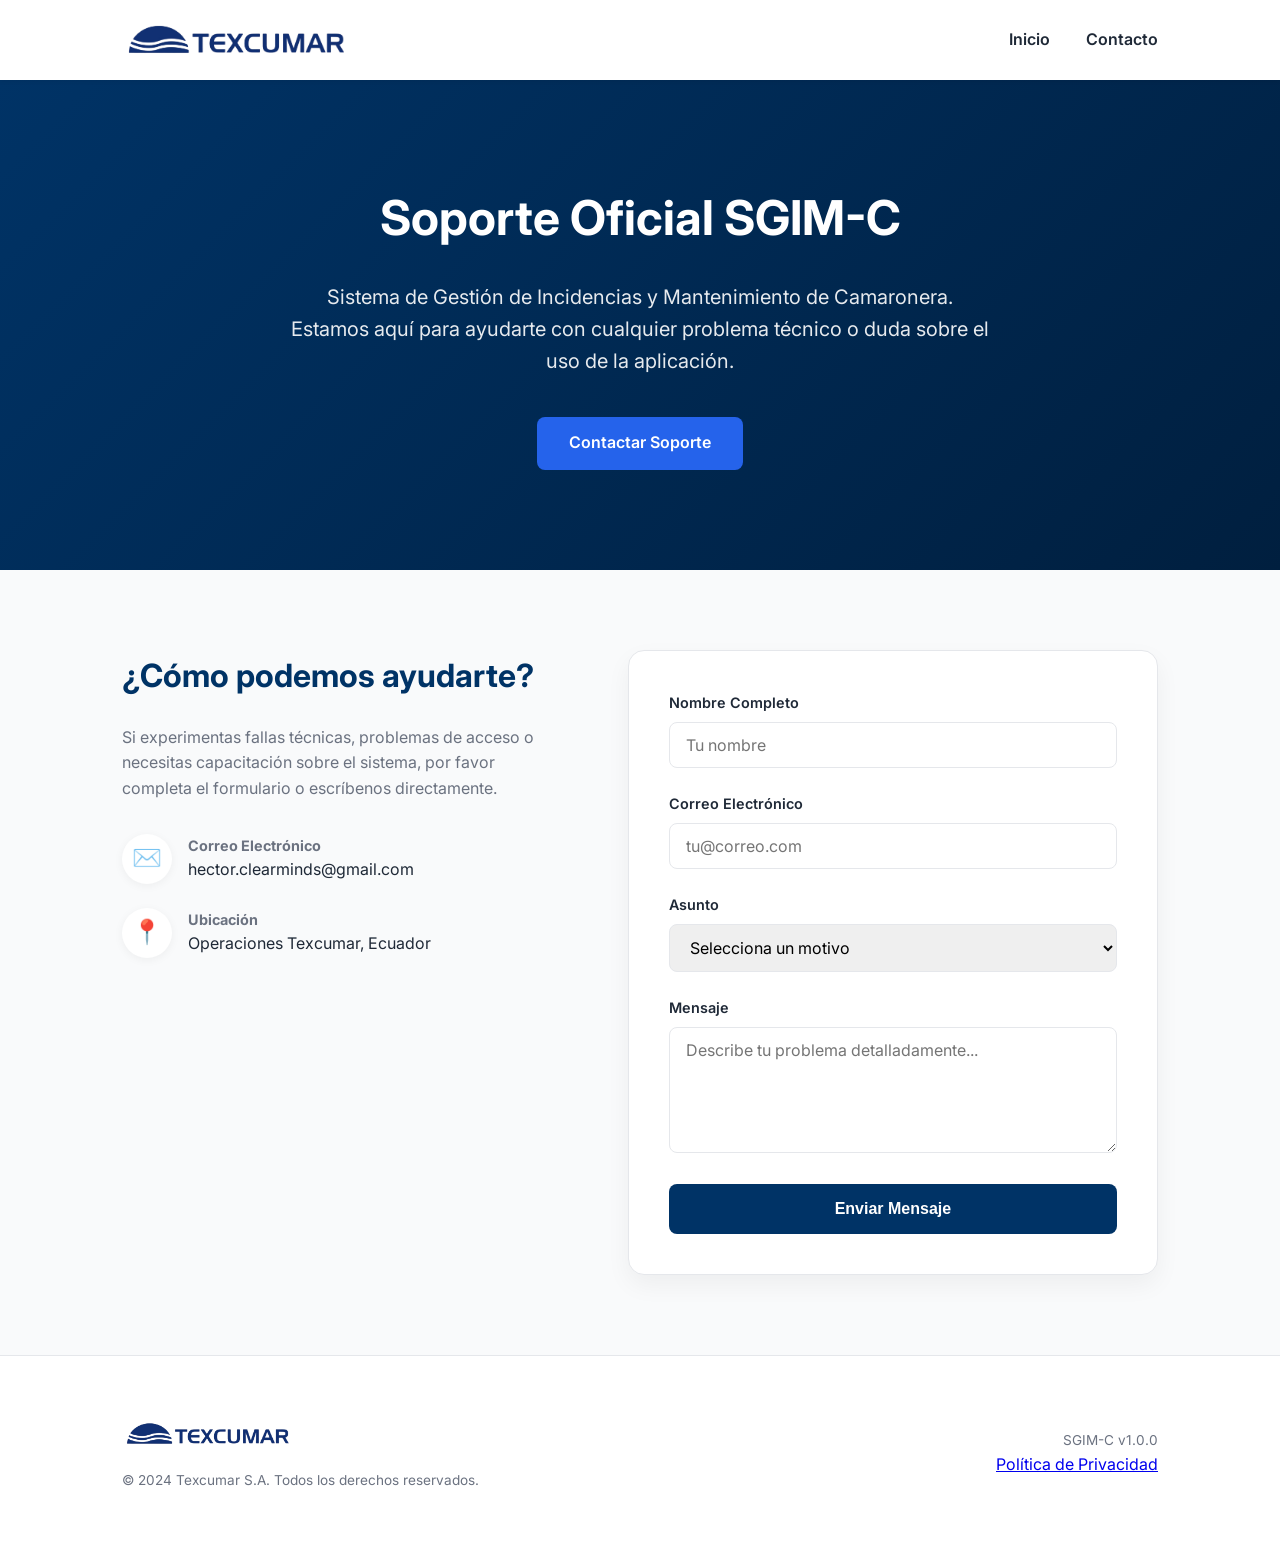
<file: index.html>
<!DOCTYPE html>
<html lang="es">
<head>
    <meta charset="UTF-8">
    <meta name="viewport" content="width=device-width, initial-scale=1.0">
    <title>Soporte Texcumar - SGIM-C</title>
    <link rel="stylesheet" href="style.css">
    <link rel="preconnect" href="https://fonts.googleapis.com">
    <link rel="preconnect" href="https://fonts.gstatic.com" crossorigin>
    <link href="https://fonts.googleapis.com/css2?family=Inter:wght@300;400;600;700&display=swap" rel="stylesheet">
    <meta name="description" content="Centro de soporte oficial para la aplicación SGIM-C de Texcumar. Gestión de incidencias y mantenimiento para camaroneras.">
</head>
<body>
    <header>
        <nav class="container">
            <div class="logo">
                <img src="logo.png" alt="Texcumar Logo">
            </div>
            <div class="nav-links">
                <a href="#inicio">Inicio</a>
                <a href="#contacto">Contacto</a>
            </div>
        </nav>
    </header>

    <main>
        <section id="inicio" class="hero">
            <div class="container hero-content">
                <h1>Soporte Oficial SGIM-C</h1>
                <p>Sistema de Gestión de Incidencias y Mantenimiento de Camaronera. Estamos aquí para ayudarte con cualquier problema técnico o duda sobre el uso de la aplicación.</p>
                <div class="hero-actions">
                    <a href="#contacto" class="btn btn-primary">Contactar Soporte</a>
                </div>
            </div>
        </section>

        <section id="contacto" class="support-section">
            <div class="container">
                <div class="support-grid">
                    <div class="support-info">
                        <h2>¿Cómo podemos ayudarte?</h2>
                        <p>Si experimentas fallas técnicas, problemas de acceso o necesitas capacitación sobre el sistema, por favor completa el formulario o escríbenos directamente.</p>
                        
                        <div class="contact-item">
                            <span class="icon">✉️</span>
                            <div>
                                <strong>Correo Electrónico</strong>
                                <p>hector.clearminds@gmail.com</p>
                            </div>
                        </div>
                        
                        <div class="contact-item">
                            <span class="icon">📍</span>
                            <div>
                                <strong>Ubicación</strong>
                                <p>Operaciones Texcumar, Ecuador</p>
                            </div>
                        </div>
                    </div>

                    <div class="contact-form-container">
                        <form id="support-form" class="glass-card">
                            <div class="form-group">
                                <label for="name">Nombre Completo</label>
                                <input type="text" id="name" name="name" placeholder="Tu nombre" required>
                            </div>
                            <div class="form-group">
                                <label for="email">Correo Electrónico</label>
                                <input type="email" id="email" name="email" placeholder="tu@correo.com" required>
                            </div>
                            <div class="form-group">
                                <label for="subject">Asunto</label>
                                <select id="subject" name="subject" required>
                                    <option value="" disabled selected>Selecciona un motivo</option>
                                    <option value="technical">Problema Técnico</option>
                                    <option value="access">Problemas de Acceso</option>
                                    <option value="feedback">Sugerencias</option>
                                    <option value="other">Otro</option>
                                </select>
                            </div>
                            <div class="form-group">
                                <label for="message">Mensaje</label>
                                <textarea id="message" name="message" rows="5" placeholder="Describe tu problema detalladamente..." required></textarea>
                            </div>
                            <button type="submit" class="btn btn-block">Enviar Mensaje</button>
                        </form>
                    </div>
                </div>
            </div>
        </section>
    </main>

    <footer>
        <div class="container footer-content">
            <div class="footer-logo">
                <img src="logo.png" alt="Texcumar Logo">
                <p>© 2024 Texcumar S.A. Todos los derechos reservados.</p>
            </div>
            <div class="footer-links">
                <p>SGIM-C v1.0.0</p>
                <a href="privacy.html">Política de Privacidad</a>
            </div>
        </div>
    </footer>

    <script>
        document.getElementById('support-form').addEventListener('submit', function(e) {
            e.preventDefault();
            alert('Gracias por tu mensaje. El equipo de soporte se pondrá en contacto contigo pronto.');
            this.reset();
        });
    </script>
</body>
</html>
</file>
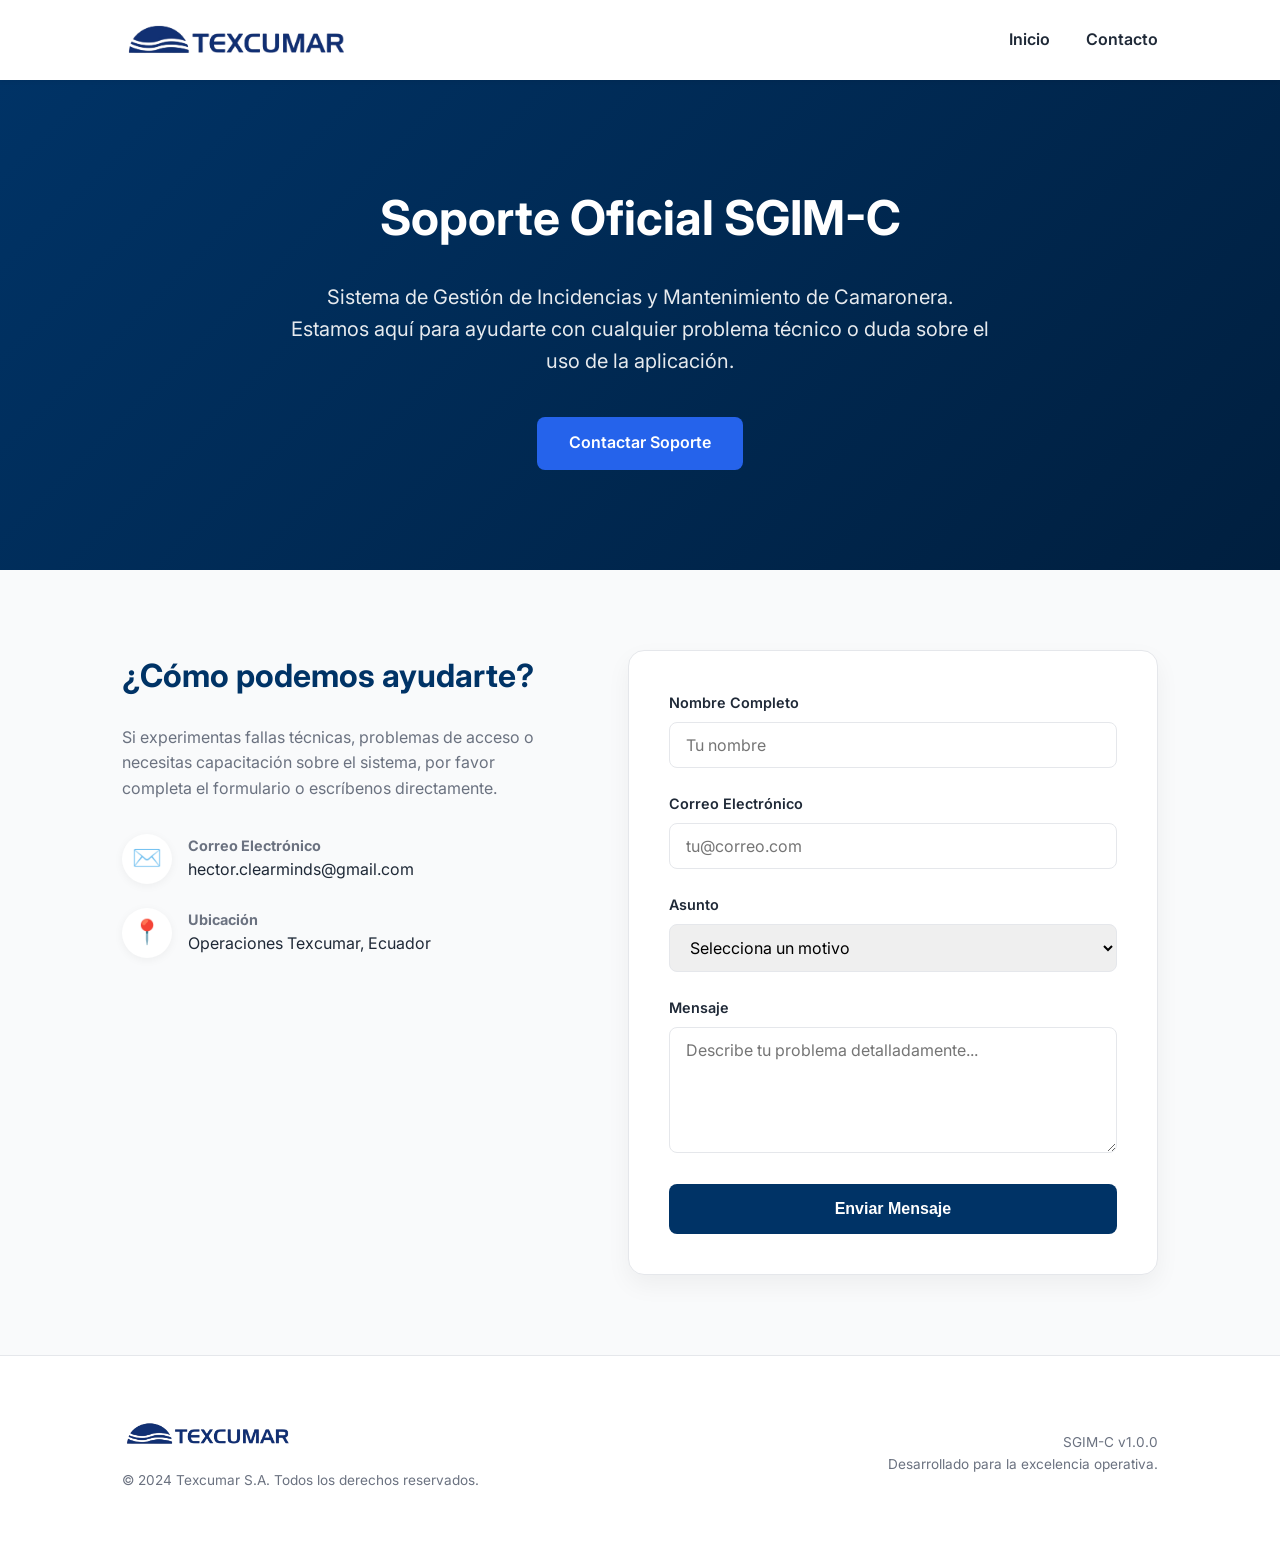
<file: texcumar-support/index.html>
<!DOCTYPE html>
<html lang="es">
<head>
    <meta charset="UTF-8">
    <meta name="viewport" content="width=device-width, initial-scale=1.0">
    <title>Soporte Texcumar - SGIM-C</title>
    <link rel="stylesheet" href="style.css">
    <link rel="preconnect" href="https://fonts.googleapis.com">
    <link rel="preconnect" href="https://fonts.gstatic.com" crossorigin>
    <link href="https://fonts.googleapis.com/css2?family=Inter:wght@300;400;600;700&display=swap" rel="stylesheet">
    <meta name="description" content="Centro de soporte oficial para la aplicación SGIM-C de Texcumar. Gestión de incidencias y mantenimiento para camaroneras.">
</head>
<body>
    <header>
        <nav class="container">
            <div class="logo">
                <img src="logo.png" alt="Texcumar Logo">
            </div>
            <div class="nav-links">
                <a href="#inicio">Inicio</a>
                <a href="#contacto">Contacto</a>
            </div>
        </nav>
    </header>

    <main>
        <section id="inicio" class="hero">
            <div class="container hero-content">
                <h1>Soporte Oficial SGIM-C</h1>
                <p>Sistema de Gestión de Incidencias y Mantenimiento de Camaronera. Estamos aquí para ayudarte con cualquier problema técnico o duda sobre el uso de la aplicación.</p>
                <div class="hero-actions">
                    <a href="#contacto" class="btn btn-primary">Contactar Soporte</a>
                </div>
            </div>
        </section>

        <section id="contacto" class="support-section">
            <div class="container">
                <div class="support-grid">
                    <div class="support-info">
                        <h2>¿Cómo podemos ayudarte?</h2>
                        <p>Si experimentas fallas técnicas, problemas de acceso o necesitas capacitación sobre el sistema, por favor completa el formulario o escríbenos directamente.</p>
                        
                        <div class="contact-item">
                            <span class="icon">✉️</span>
                            <div>
                                <strong>Correo Electrónico</strong>
                                <p>hector.clearminds@gmail.com</p>
                            </div>
                        </div>
                        
                        <div class="contact-item">
                            <span class="icon">📍</span>
                            <div>
                                <strong>Ubicación</strong>
                                <p>Operaciones Texcumar, Ecuador</p>
                            </div>
                        </div>
                    </div>

                    <div class="contact-form-container">
                        <form id="support-form" class="glass-card">
                            <div class="form-group">
                                <label for="name">Nombre Completo</label>
                                <input type="text" id="name" name="name" placeholder="Tu nombre" required>
                            </div>
                            <div class="form-group">
                                <label for="email">Correo Electrónico</label>
                                <input type="email" id="email" name="email" placeholder="tu@correo.com" required>
                            </div>
                            <div class="form-group">
                                <label for="subject">Asunto</label>
                                <select id="subject" name="subject" required>
                                    <option value="" disabled selected>Selecciona un motivo</option>
                                    <option value="technical">Problema Técnico</option>
                                    <option value="access">Problemas de Acceso</option>
                                    <option value="feedback">Sugerencias</option>
                                    <option value="other">Otro</option>
                                </select>
                            </div>
                            <div class="form-group">
                                <label for="message">Mensaje</label>
                                <textarea id="message" name="message" rows="5" placeholder="Describe tu problema detalladamente..." required></textarea>
                            </div>
                            <button type="submit" class="btn btn-block">Enviar Mensaje</button>
                        </form>
                    </div>
                </div>
            </div>
        </section>
    </main>

    <footer>
        <div class="container footer-content">
            <div class="footer-logo">
                <img src="logo.png" alt="Texcumar Logo">
                <p>© 2024 Texcumar S.A. Todos los derechos reservados.</p>
            </div>
            <div class="footer-links">
                <p>SGIM-C v1.0.0</p>
                <p>Desarrollado para la excelencia operativa.</p>
            </div>
        </div>
    </footer>

    <script>
        document.getElementById('support-form').addEventListener('submit', function(e) {
            e.preventDefault();
            alert('Gracias por tu mensaje. El equipo de soporte se pondrá en contacto contigo pronto.');
            this.reset();
        });
    </script>
</body>
</html>
</file>
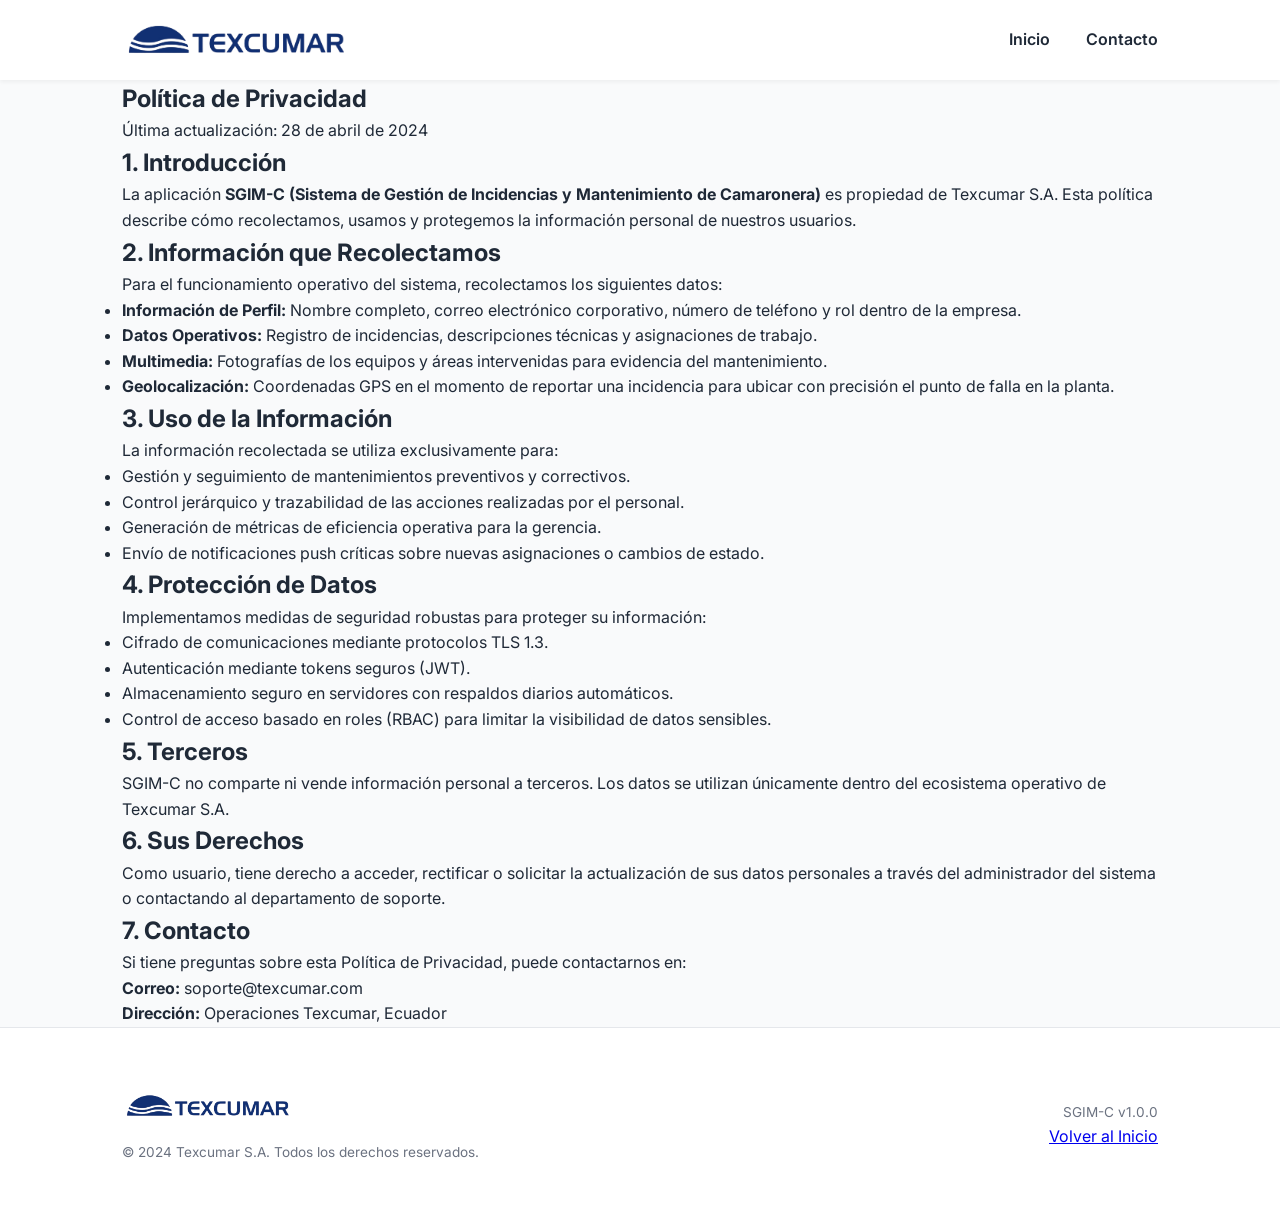
<file: privacy.html>
<!DOCTYPE html>
<html lang="es">
<head>
    <meta charset="UTF-8">
    <meta name="viewport" content="width=device-width, initial-scale=1.0">
    <title>Política de Privacidad - SGIM-C Texcumar</title>
    <link rel="stylesheet" href="style.css">
    <link rel="preconnect" href="https://fonts.googleapis.com">
    <link rel="preconnect" href="https://fonts.gstatic.com" crossorigin>
    <link href="https://fonts.googleapis.com/css2?family=Inter:wght@300;400;600;700&display=swap" rel="stylesheet">
</head>
<body>
    <header>
        <nav class="container">
            <div class="logo">
                <a href="index.html"><img src="logo.png" alt="Texcumar Logo"></a>
            </div>
            <div class="nav-links">
                <a href="index.html">Inicio</a>
                <a href="index.html#contacto">Contacto</a>
            </div>
        </nav>
    </header>

    <main class="container page-content">
        <section class="privacy-policy">
            <h1>Política de Privacidad</h1>
            <p class="last-updated">Última actualización: 28 de abril de 2024</p>

            <h2>1. Introducción</h2>
            <p>La aplicación <strong>SGIM-C (Sistema de Gestión de Incidencias y Mantenimiento de Camaronera)</strong> es propiedad de Texcumar S.A. Esta política describe cómo recolectamos, usamos y protegemos la información personal de nuestros usuarios.</p>

            <h2>2. Información que Recolectamos</h2>
            <p>Para el funcionamiento operativo del sistema, recolectamos los siguientes datos:</p>
            <ul>
                <li><strong>Información de Perfil:</strong> Nombre completo, correo electrónico corporativo, número de teléfono y rol dentro de la empresa.</li>
                <li><strong>Datos Operativos:</strong> Registro de incidencias, descripciones técnicas y asignaciones de trabajo.</li>
                <li><strong>Multimedia:</strong> Fotografías de los equipos y áreas intervenidas para evidencia del mantenimiento.</li>
                <li><strong>Geolocalización:</strong> Coordenadas GPS en el momento de reportar una incidencia para ubicar con precisión el punto de falla en la planta.</li>
            </ul>

            <h2>3. Uso de la Información</h2>
            <p>La información recolectada se utiliza exclusivamente para:</p>
            <ul>
                <li>Gestión y seguimiento de mantenimientos preventivos y correctivos.</li>
                <li>Control jerárquico y trazabilidad de las acciones realizadas por el personal.</li>
                <li>Generación de métricas de eficiencia operativa para la gerencia.</li>
                <li>Envío de notificaciones push críticas sobre nuevas asignaciones o cambios de estado.</li>
            </ul>

            <h2>4. Protección de Datos</h2>
            <p>Implementamos medidas de seguridad robustas para proteger su información:</p>
            <ul>
                <li>Cifrado de comunicaciones mediante protocolos TLS 1.3.</li>
                <li>Autenticación mediante tokens seguros (JWT).</li>
                <li>Almacenamiento seguro en servidores con respaldos diarios automáticos.</li>
                <li>Control de acceso basado en roles (RBAC) para limitar la visibilidad de datos sensibles.</li>
            </ul>

            <h2>5. Terceros</h2>
            <p>SGIM-C no comparte ni vende información personal a terceros. Los datos se utilizan únicamente dentro del ecosistema operativo de Texcumar S.A.</p>

            <h2>6. Sus Derechos</h2>
            <p>Como usuario, tiene derecho a acceder, rectificar o solicitar la actualización de sus datos personales a través del administrador del sistema o contactando al departamento de soporte.</p>

            <h2>7. Contacto</h2>
            <p>Si tiene preguntas sobre esta Política de Privacidad, puede contactarnos en: <br>
            <strong>Correo:</strong> soporte@texcumar.com <br>
            <strong>Dirección:</strong> Operaciones Texcumar, Ecuador</p>
        </section>
    </main>

    <footer>
        <div class="container footer-content">
            <div class="footer-logo">
                <img src="logo.png" alt="Texcumar Logo">
                <p>© 2024 Texcumar S.A. Todos los derechos reservados.</p>
            </div>
            <div class="footer-links">
                <p>SGIM-C v1.0.0</p>
                <a href="index.html">Volver al Inicio</a>
            </div>
        </div>
    </footer>
</body>
</html>
</file>
<file: style.css>
:root {
    --primary-color: #003366;
    --accent-color: #2563EB;
    --text-color: #1F2937;
    --text-light: #6B7280;
    --bg-color: #F9FAFB;
    --white: #FFFFFF;
    --border-color: #E5E7EB;
    --container-width: 1100px;
}

* {
    margin: 0;
    padding: 0;
    box-sizing: border-box;
}

body {
    font-family: 'Inter', sans-serif;
    line-height: 1.6;
    color: var(--text-color);
    background-color: var(--bg-color);
}

.container {
    max-width: var(--container-width);
    margin: 0 auto;
    padding: 0 2rem;
}

/* Header & Nav */
header {
    background-color: var(--white);
    box-shadow: 0 2px 4px rgba(0,0,0,0.05);
    position: sticky;
    top: 0;
    z-index: 1000;
}

nav {
    display: flex;
    justify-content: space-between;
    align-items: center;
    height: 80px;
}

.logo img {
    height: 40px;
    width: auto;
}

.nav-links a {
    text-decoration: none;
    color: var(--text-color);
    font-weight: 600;
    margin-left: 2rem;
    transition: color 0.3s;
}

.nav-links a:hover {
    color: var(--accent-color);
}

/* Hero Section */
.hero {
    padding: 100px 0;
    background: linear-gradient(135deg, var(--primary-color) 0%, #001f3f 100%);
    color: var(--white);
    text-align: center;
}

.hero-content h1 {
    font-size: 3rem;
    margin-bottom: 1.5rem;
    font-weight: 700;
}

.hero-content p {
    font-size: 1.25rem;
    max-width: 700px;
    margin: 0 auto 2.5rem;
    opacity: 0.9;
}

/* Buttons */
.btn {
    display: inline-block;
    padding: 0.85rem 2rem;
    border-radius: 8px;
    font-weight: 600;
    text-decoration: none;
    transition: all 0.3s;
    cursor: pointer;
    border: none;
}

.btn-primary {
    background-color: var(--accent-color);
    color: var(--white);
}

.btn-primary:hover {
    background-color: #1d4ed8;
    transform: translateY(-2px);
    box-shadow: 0 4px 12px rgba(37, 99, 235, 0.3);
}

.btn-block {
    width: 100%;
    background-color: var(--primary-color);
    color: var(--white);
    padding: 1rem;
    font-size: 1rem;
}

.btn-block:hover {
    background-color: #002244;
}

/* Support Section */
.support-section {
    padding: 80px 0;
}

.support-grid {
    display: grid;
    grid-template-columns: 1fr 1.2fr;
    gap: 4rem;
    align-items: start;
}

.support-info h2 {
    font-size: 2rem;
    margin-bottom: 1.5rem;
    color: var(--primary-color);
}

.support-info > p {
    margin-bottom: 2rem;
    color: var(--text-light);
}

.contact-item {
    display: flex;
    align-items: center;
    margin-bottom: 1.5rem;
}

.contact-item .icon {
    font-size: 1.5rem;
    margin-right: 1rem;
    background: var(--white);
    width: 50px;
    height: 50px;
    display: flex;
    align-items: center;
    justify-content: center;
    border-radius: 50%;
    box-shadow: 0 2px 10px rgba(0,0,0,0.05);
}

.contact-item strong {
    display: block;
    font-size: 0.9rem;
    color: var(--text-light);
}

/* Form Styling */
.glass-card {
    background: var(--white);
    padding: 2.5rem;
    border-radius: 16px;
    border: 1px solid var(--border-color);
    box-shadow: 0 10px 25px rgba(0,0,0,0.05);
}

.form-group {
    margin-bottom: 1.5rem;
}

.form-group label {
    display: block;
    margin-bottom: 0.5rem;
    font-weight: 600;
    font-size: 0.9rem;
}

.form-group input, 
.form-group select, 
.form-group textarea {
    width: 100%;
    padding: 0.75rem 1rem;
    border: 1px solid var(--border-color);
    border-radius: 8px;
    font-family: inherit;
    font-size: 1rem;
    transition: border-color 0.3s;
}

.form-group input:focus, 
.form-group select:focus, 
.form-group textarea:focus {
    outline: none;
    border-color: var(--accent-color);
}

/* Footer */
footer {
    padding: 60px 0;
    background-color: var(--white);
    border-top: 1px solid var(--border-color);
}

.footer-content {
    display: flex;
    justify-content: space-between;
    align-items: center;
}

.footer-logo img {
    height: 30px;
    margin-bottom: 1rem;
}

.footer-logo p {
    font-size: 0.85rem;
    color: var(--text-light);
}

.footer-links p {
    font-size: 0.85rem;
    color: var(--text-light);
    text-align: right;
}

/* Responsive */
@media (max-width: 768px) {
    .support-grid {
        grid-template-columns: 1fr;
    }
    
    .hero-content h1 {
        font-size: 2.25rem;
    }
    
    .footer-content {
        flex-direction: column;
        text-align: center;
    }
    
    .footer-links p {
        text-align: center;
        margin-top: 2rem;
    }
}
</file>
<file: texcumar-support/style.css>
:root {
    --primary-color: #003366;
    --accent-color: #2563EB;
    --text-color: #1F2937;
    --text-light: #6B7280;
    --bg-color: #F9FAFB;
    --white: #FFFFFF;
    --border-color: #E5E7EB;
    --container-width: 1100px;
}

* {
    margin: 0;
    padding: 0;
    box-sizing: border-box;
}

body {
    font-family: 'Inter', sans-serif;
    line-height: 1.6;
    color: var(--text-color);
    background-color: var(--bg-color);
}

.container {
    max-width: var(--container-width);
    margin: 0 auto;
    padding: 0 2rem;
}

/* Header & Nav */
header {
    background-color: var(--white);
    box-shadow: 0 2px 4px rgba(0,0,0,0.05);
    position: sticky;
    top: 0;
    z-index: 1000;
}

nav {
    display: flex;
    justify-content: space-between;
    align-items: center;
    height: 80px;
}

.logo img {
    height: 40px;
    width: auto;
}

.nav-links a {
    text-decoration: none;
    color: var(--text-color);
    font-weight: 600;
    margin-left: 2rem;
    transition: color 0.3s;
}

.nav-links a:hover {
    color: var(--accent-color);
}

/* Hero Section */
.hero {
    padding: 100px 0;
    background: linear-gradient(135deg, var(--primary-color) 0%, #001f3f 100%);
    color: var(--white);
    text-align: center;
}

.hero-content h1 {
    font-size: 3rem;
    margin-bottom: 1.5rem;
    font-weight: 700;
}

.hero-content p {
    font-size: 1.25rem;
    max-width: 700px;
    margin: 0 auto 2.5rem;
    opacity: 0.9;
}

/* Buttons */
.btn {
    display: inline-block;
    padding: 0.85rem 2rem;
    border-radius: 8px;
    font-weight: 600;
    text-decoration: none;
    transition: all 0.3s;
    cursor: pointer;
    border: none;
}

.btn-primary {
    background-color: var(--accent-color);
    color: var(--white);
}

.btn-primary:hover {
    background-color: #1d4ed8;
    transform: translateY(-2px);
    box-shadow: 0 4px 12px rgba(37, 99, 235, 0.3);
}

.btn-block {
    width: 100%;
    background-color: var(--primary-color);
    color: var(--white);
    padding: 1rem;
    font-size: 1rem;
}

.btn-block:hover {
    background-color: #002244;
}

/* Support Section */
.support-section {
    padding: 80px 0;
}

.support-grid {
    display: grid;
    grid-template-columns: 1fr 1.2fr;
    gap: 4rem;
    align-items: start;
}

.support-info h2 {
    font-size: 2rem;
    margin-bottom: 1.5rem;
    color: var(--primary-color);
}

.support-info > p {
    margin-bottom: 2rem;
    color: var(--text-light);
}

.contact-item {
    display: flex;
    align-items: center;
    margin-bottom: 1.5rem;
}

.contact-item .icon {
    font-size: 1.5rem;
    margin-right: 1rem;
    background: var(--white);
    width: 50px;
    height: 50px;
    display: flex;
    align-items: center;
    justify-content: center;
    border-radius: 50%;
    box-shadow: 0 2px 10px rgba(0,0,0,0.05);
}

.contact-item strong {
    display: block;
    font-size: 0.9rem;
    color: var(--text-light);
}

/* Form Styling */
.glass-card {
    background: var(--white);
    padding: 2.5rem;
    border-radius: 16px;
    border: 1px solid var(--border-color);
    box-shadow: 0 10px 25px rgba(0,0,0,0.05);
}

.form-group {
    margin-bottom: 1.5rem;
}

.form-group label {
    display: block;
    margin-bottom: 0.5rem;
    font-weight: 600;
    font-size: 0.9rem;
}

.form-group input, 
.form-group select, 
.form-group textarea {
    width: 100%;
    padding: 0.75rem 1rem;
    border: 1px solid var(--border-color);
    border-radius: 8px;
    font-family: inherit;
    font-size: 1rem;
    transition: border-color 0.3s;
}

.form-group input:focus, 
.form-group select:focus, 
.form-group textarea:focus {
    outline: none;
    border-color: var(--accent-color);
}

/* Footer */
footer {
    padding: 60px 0;
    background-color: var(--white);
    border-top: 1px solid var(--border-color);
}

.footer-content {
    display: flex;
    justify-content: space-between;
    align-items: center;
}

.footer-logo img {
    height: 30px;
    margin-bottom: 1rem;
}

.footer-logo p {
    font-size: 0.85rem;
    color: var(--text-light);
}

.footer-links p {
    font-size: 0.85rem;
    color: var(--text-light);
    text-align: right;
}

/* Responsive */
@media (max-width: 768px) {
    .support-grid {
        grid-template-columns: 1fr;
    }
    
    .hero-content h1 {
        font-size: 2.25rem;
    }
    
    .footer-content {
        flex-direction: column;
        text-align: center;
    }
    
    .footer-links p {
        text-align: center;
        margin-top: 2rem;
    }
}
</file>
